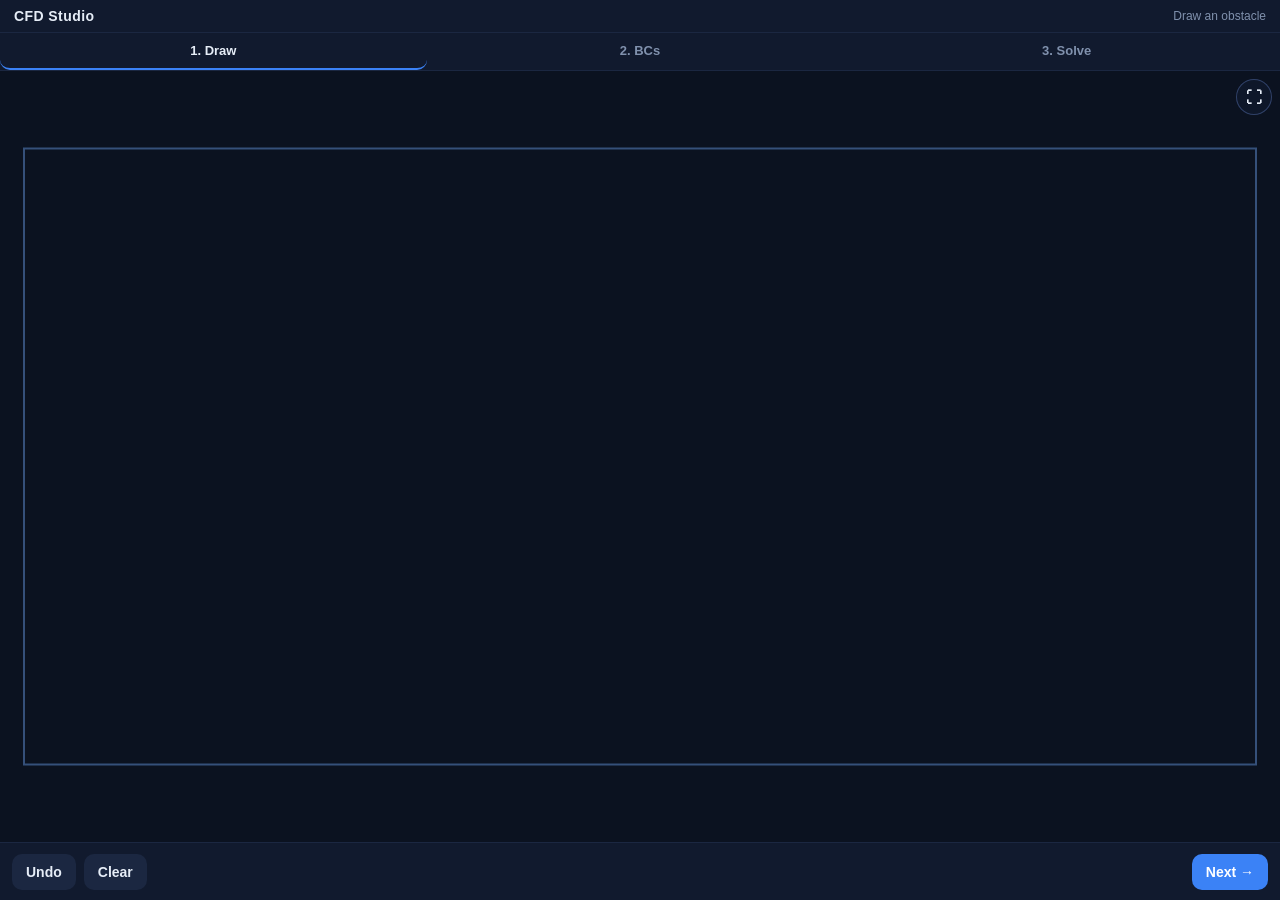
<file: app/static/index.html>
<!doctype html>
<html lang="en">
<head>
  <meta charset="utf-8">
  <meta name="viewport" content="width=device-width, initial-scale=1, viewport-fit=cover, maximum-scale=1">
  <meta name="theme-color" content="#0b1220">
  <meta name="apple-mobile-web-app-capable" content="yes">
  <meta name="apple-mobile-web-app-status-bar-style" content="black-translucent">
  <title>CFD Studio — Incompressible</title>
  <link rel="manifest" href="manifest.json">
  <link rel="stylesheet" href="css/style.css">
</head>
<body>
  <header class="topbar">
    <span class="brand">CFD Studio</span>
    <span id="status" class="status">Draw an obstacle</span>
  </header>

  <nav class="steps">
    <button class="step active" data-step="draw">1. Draw</button>
    <button class="step" data-step="bc">2. BCs</button>
    <button class="step" data-step="solve">3. Solve</button>
  </nav>

  <main class="stage">
    <canvas id="canvas"></canvas>
    <button id="btn-immersive" class="immersive-btn" aria-label="Toggle full screen">⛶</button>
  </main>

  <section id="toolbar-draw" class="toolbar">
    <button id="btn-undo" class="ghost">Undo</button>
    <button id="btn-clear" class="ghost">Clear</button>
    <span class="spacer"></span>
    <button id="btn-draw-next" class="primary">Next &rarr;</button>
  </section>

  <section id="toolbar-bc" class="toolbar hidden">
    <button id="btn-bc-back" class="ghost">&larr; Back</button>
    <button id="btn-bc-preset" class="ghost">Preset defaults</button>
    <span class="spacer"></span>
    <button id="btn-bc-next" class="primary">Next &rarr;</button>
  </section>

  <section id="toolbar-solve" class="toolbar hidden">
    <button id="btn-solve-back" class="ghost">&larr; Back</button>
    <label class="inline">
      Grid
      <select id="fidelity">
        <option value="coarse">Coarse (200&times;100)</option>
        <option value="medium" selected>Medium (320&times;160)</option>
        <option value="fine">Fine (480&times;240)</option>
      </select>
    </label>
    <label class="inline">
      Mode
      <select id="mode">
        <option value="steady" selected>Steady-state</option>
        <option value="transient">Time-evolving</option>
      </select>
    </label>
    <label class="inline">
      Re
      <input type="number" id="re-input" step="any" value="40" style="width:5.5em">
    </label>
    <span class="spacer"></span>
    <button id="btn-solve" class="primary">Solve</button>
  </section>

  <section id="toolbar-view" class="toolbar hidden">
    <button id="btn-view-back" class="ghost">&larr; Edit</button>
    <label class="inline">
      Field
      <select id="field-select">
        <option value="vel_mag" selected>|u|</option>
        <option value="u">u</option>
        <option value="v">v</option>
        <option value="p">Pressure</option>
        <option value="vorticity">Vorticity</option>
        <option value="res_mom">Momentum residual</option>
        <option value="res_div">Continuity residual</option>
      </select>
    </label>
    <label class="inline"><input type="checkbox" id="show-arrows"> Arrows</label>
    <label class="inline"><input type="checkbox" id="show-streams" checked> Streamlines</label>
  </section>

  <div id="bc-sheet" class="sheet hidden">
    <div class="sheet-head">
      <span id="bc-sheet-title">Boundary</span>
      <button id="bc-sheet-close" class="ghost">Close</button>
    </div>
    <div class="sheet-body">
      <label>Type
        <select id="bc-type"></select>
      </label>
      <div id="bc-params"></div>
      <button id="bc-apply" class="primary">Apply</button>
    </div>
  </div>

  <div id="progress" class="overlay hidden">
    <div class="card progress-card">
      <div class="progress-head">
        <div>
          <div id="progress-title" class="progress-title">Initializing&hellip;</div>
          <div id="progress-subtitle" class="progress-subtitle"></div>
        </div>
        <div id="progress-percent" class="progress-percent">0%</div>
      </div>
      <div class="progress-track"><div id="progress-bar"></div></div>
      <div class="progress-stats">
        <div class="stat">
          <div class="stat-label" id="stat-a-label">Residual</div>
          <div class="stat-value" id="stat-a-value">&mdash;</div>
        </div>
        <div class="stat">
          <div class="stat-label" id="stat-b-label">Iteration</div>
          <div class="stat-value" id="stat-b-value">&mdash;</div>
        </div>
        <div class="stat">
          <div class="stat-label">Elapsed</div>
          <div class="stat-value" id="stat-c-value">&mdash;</div>
        </div>
      </div>
      <button id="btn-stop-solve" class="ghost progress-stop">Stop</button>
    </div>
  </div>

  <script src="js/draw.js"></script>
  <script src="js/bc.js"></script>
  <script src="js/solve.js"></script>
  <script src="js/render.js"></script>
  <script src="js/app.js"></script>
</body>
</html>
</file>
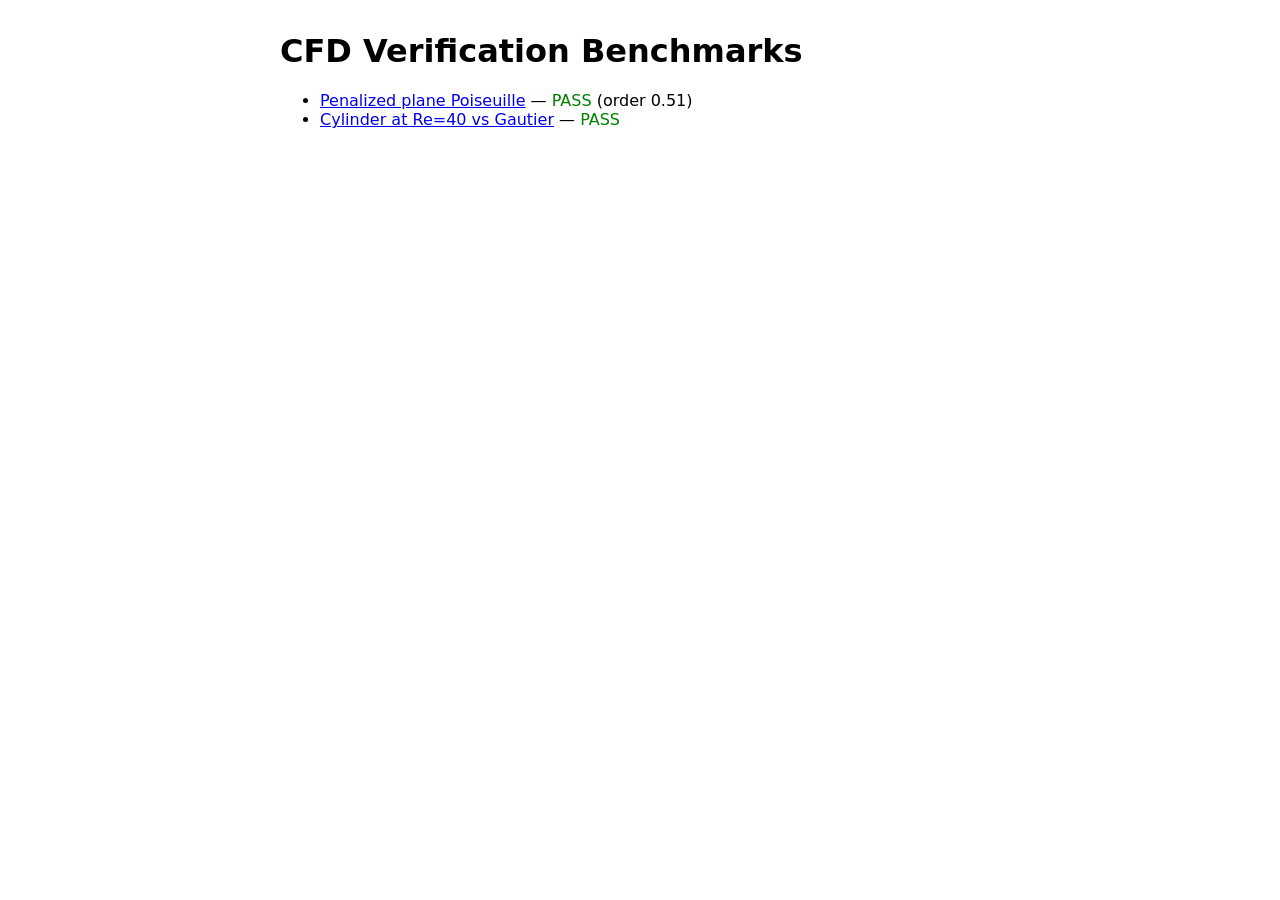
<file: benchmarks/reports/index.html>
<!doctype html><html><head><meta charset="utf-8">
<title>CFD Benchmarks</title>
<style>body { font-family: system-ui; max-width: 720px; margin: 2rem auto; }
.pass { color: green; } .fail { color: red; }</style>
</head><body>
<h1>CFD Verification Benchmarks</h1>
<ul>
  <li><a href="poiseuille.html">Penalized plane Poiseuille</a>
      — <span class="pass">PASS</span>
      (order 0.51)</li>
  <li><a href="cylinder_re40.html">Cylinder at Re=40 vs Gautier</a>
      — <span class="pass">PASS</span></li>
</ul>
</body></html>
</file>
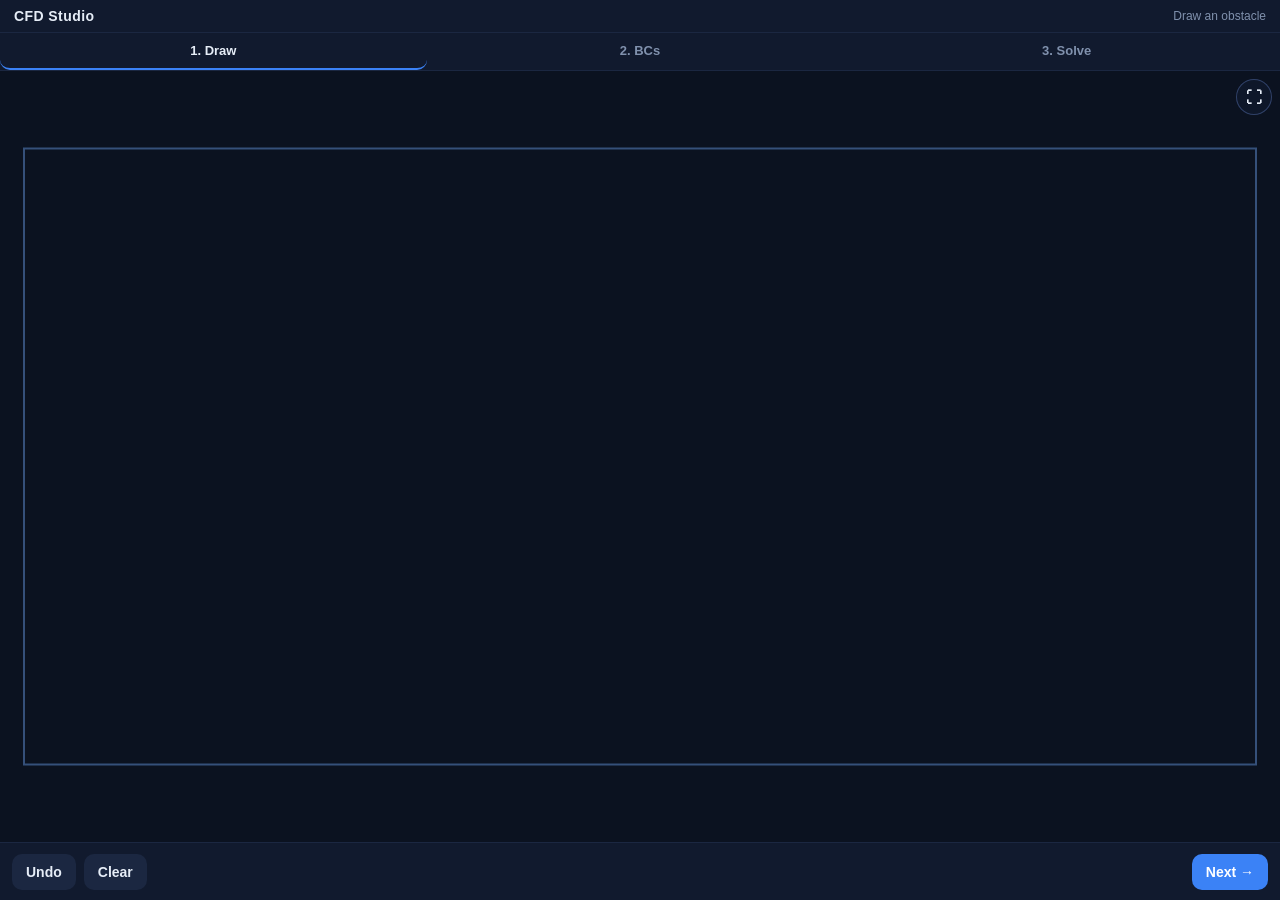
<file: code-for-inspiration/static/index.html>
<!doctype html>
<html lang="en">
<head>
  <meta charset="utf-8">
  <meta name="viewport" content="width=device-width, initial-scale=1, viewport-fit=cover, maximum-scale=1">
  <meta name="theme-color" content="#0b1220">
  <meta name="apple-mobile-web-app-capable" content="yes">
  <meta name="apple-mobile-web-app-status-bar-style" content="black-translucent">
  <title>CFD Studio</title>
  <link rel="manifest" href="manifest.json">
  <link rel="stylesheet" href="css/style.css">
</head>
<body>
  <header class="topbar">
    <span class="brand">CFD Studio</span>
    <span id="status" class="status">Draw an obstacle</span>
  </header>

  <nav class="steps">
    <button class="step active" data-step="draw">1. Draw</button>
    <button class="step" data-step="bc">2. BCs</button>
    <button class="step" data-step="solve">3. Solve</button>
  </nav>

  <main class="stage">
    <canvas id="canvas"></canvas>
    <button id="btn-immersive" class="immersive-btn" aria-label="Toggle full screen">⛶</button>
  </main>

  <!-- Bottom toolbar varies by step -->
  <section id="toolbar-draw" class="toolbar">
    <button id="btn-undo" class="ghost">Undo</button>
    <button id="btn-clear" class="ghost">Clear</button>
    <span class="spacer"></span>
    <button id="btn-draw-next" class="primary">Next &rarr;</button>
  </section>

  <section id="toolbar-bc" class="toolbar hidden">
    <button id="btn-bc-back" class="ghost">&larr; Back</button>
    <button id="btn-bc-preset" class="ghost">Preset: Subsonic</button>
    <span class="spacer"></span>
    <button id="btn-bc-next" class="primary">Next &rarr;</button>
  </section>

  <section id="toolbar-solve" class="toolbar hidden">
    <button id="btn-solve-back" class="ghost">&larr; Back</button>
    <label class="inline">
      Grid
      <select id="fidelity">
        <option value="coarse">Coarse (160&times;80)</option>
        <option value="medium" selected>Medium (240&times;120)</option>
        <option value="fine">Fine (360&times;180)</option>
      </select>
    </label>
    <label class="inline">
      Mode
      <select id="mode">
        <option value="steady" selected>Steady-state</option>
        <option value="transient">Time-evolving</option>
      </select>
    </label>
    <label class="inline">
      Scheme
      <select id="scheme">
        <option value="explicit" selected>Standard (RK3)</option>
        <option value="irs">Fast (residual smoothing)</option>
      </select>
    </label>
    <label class="inline">
      <input type="checkbox" id="viscous"> Viscous
    </label>
    <span class="spacer"></span>
    <button id="btn-solve" class="primary">Solve</button>
  </section>

  <section id="toolbar-view" class="toolbar hidden">
    <button id="btn-view-back" class="ghost">&larr; Edit</button>
    <label class="inline">
      Field
      <select id="field-select">
        <option value="mach" selected>Mach</option>
        <option value="p">Pressure</option>
        <option value="rho">Density</option>
        <option value="u">u</option>
        <option value="v">v</option>
        <option value="T">Temperature</option>
        <option value="res">Residual</option>
      </select>
    </label>
    <label class="inline"><input type="checkbox" id="show-arrows"> Arrows</label>
    <label class="inline"><input type="checkbox" id="show-streams" checked> Streamlines</label>
  </section>

  <!-- BC editor bottom sheet -->
  <div id="bc-sheet" class="sheet hidden">
    <div class="sheet-head">
      <span id="bc-sheet-title">Boundary</span>
      <button id="bc-sheet-close" class="ghost">Close</button>
    </div>
    <div class="sheet-body">
      <label>Type
        <select id="bc-type"></select>
      </label>
      <div id="bc-params"></div>
      <button id="bc-apply" class="primary">Apply</button>
    </div>
  </div>

  <!-- Solve progress overlay -->
  <div id="progress" class="overlay hidden">
    <div class="card">
      <div id="progress-msg">Solving&hellip;</div>
      <div class="bar"><div id="progress-bar"></div></div>
      <div id="progress-detail" class="muted"></div>
    </div>
  </div>

  <script src="js/draw.js"></script>
  <script src="js/bc.js"></script>
  <script src="js/solve.js"></script>
  <script src="js/render.js"></script>
  <script src="js/app.js"></script>
</body>
</html>
</file>
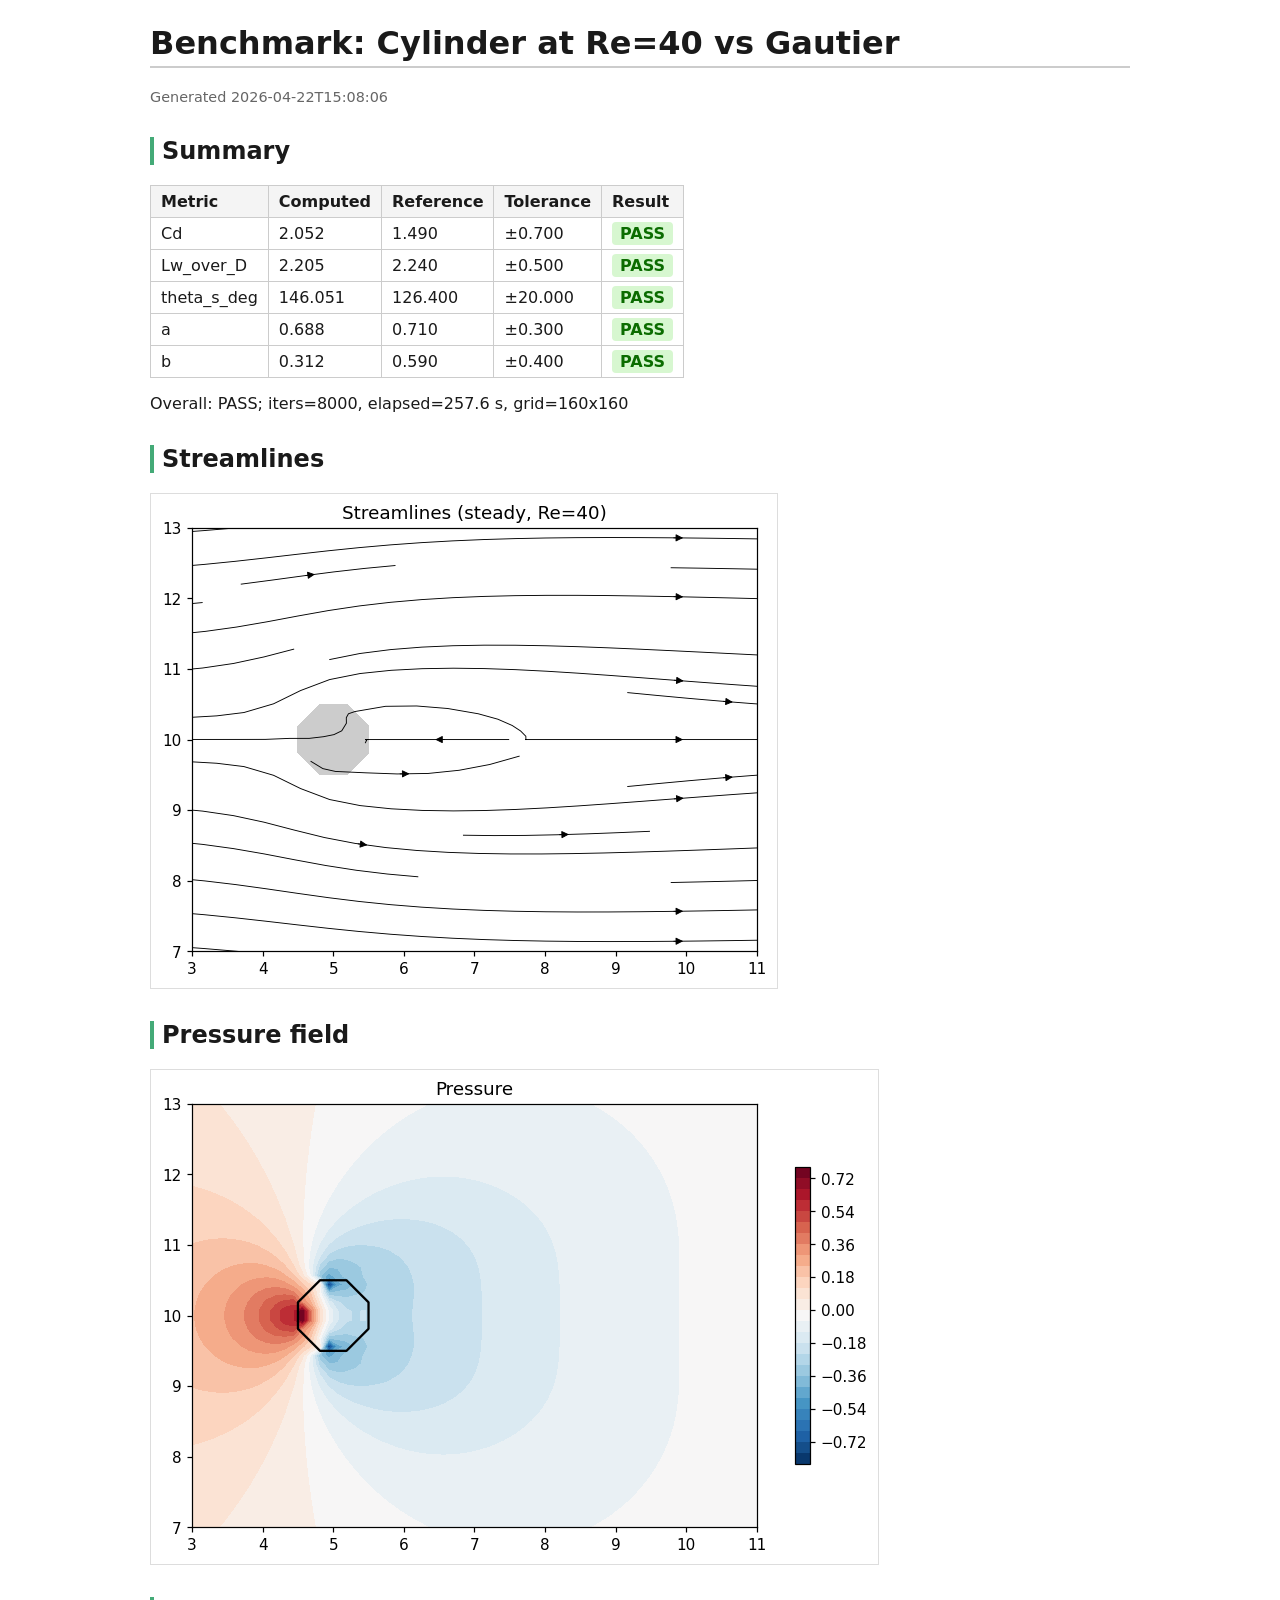
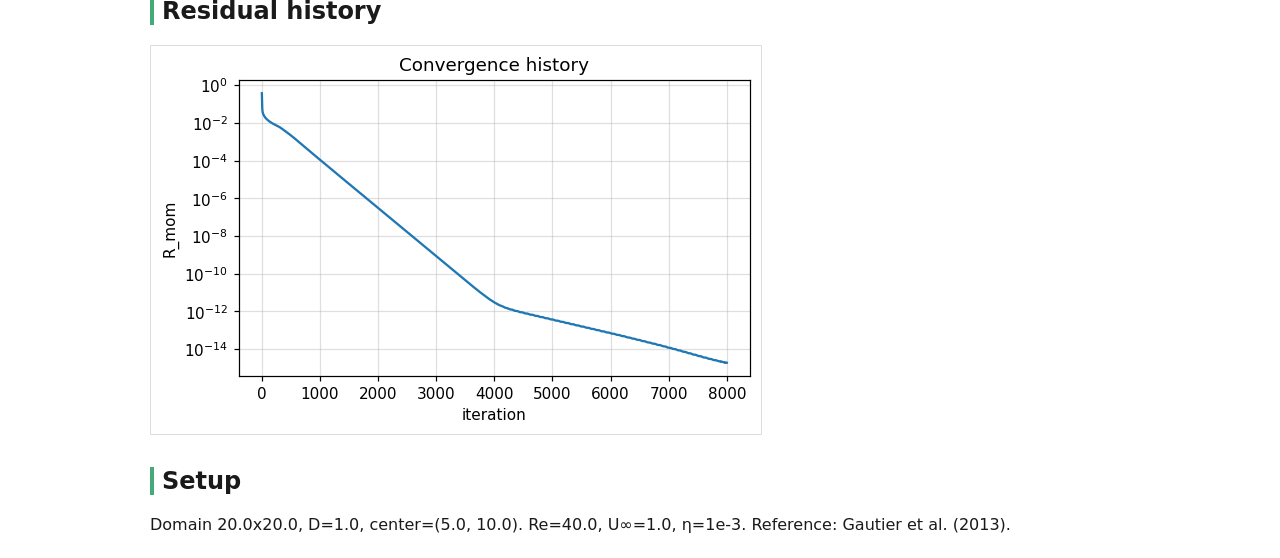
<file: benchmarks/reports/cylinder_re40.html>
<!doctype html>
<html><head><meta charset="utf-8">
<title>Benchmark: Cylinder at Re=40 vs Gautier</title>
<style>
body { font-family: system-ui, sans-serif; max-width: 980px; margin: 1.5rem auto; padding: 0 1rem; color: #1a1a1a; }
h1 { border-bottom: 2px solid #ccc; padding-bottom: 0.25rem; }
h2 { margin-top: 2rem; border-left: 4px solid #4a7; padding-left: 0.5rem; }
img { max-width: 100%; display: block; margin: 0.5rem 0; border: 1px solid #ddd; }
table { border-collapse: collapse; margin: 0.5rem 0; }
th, td { border: 1px solid #ccc; padding: 6px 10px; text-align: left; font-variant-numeric: tabular-nums; }
th { background: #f4f4f4; }
.pass { background: #d7f7d0; color: #0b6c00; font-weight: bold; padding: 2px 8px; border-radius: 4px; }
.fail { background: #ffd7d0; color: #8a0000; font-weight: bold; padding: 2px 8px; border-radius: 4px; }
.meta { color: #666; font-size: 0.9em; }
code, pre { background: #f6f6f6; padding: 1px 4px; border-radius: 3px; }
</style></head><body>
<h1>Benchmark: Cylinder at Re=40 vs Gautier</h1>
<p class="meta">Generated 2026-04-22T15:08:06</p>
<h2>Summary</h2>
<table><tr><th>Metric</th><th>Computed</th><th>Reference</th><th>Tolerance</th><th>Result</th></tr><tr><td>Cd</td><td>2.052</td><td>1.490</td><td>±0.700</td><td><span class="pass">PASS</span></td></tr><tr><td>Lw_over_D</td><td>2.205</td><td>2.240</td><td>±0.500</td><td><span class="pass">PASS</span></td></tr><tr><td>theta_s_deg</td><td>146.051</td><td>126.400</td><td>±20.000</td><td><span class="pass">PASS</span></td></tr><tr><td>a</td><td>0.688</td><td>0.710</td><td>±0.300</td><td><span class="pass">PASS</span></td></tr><tr><td>b</td><td>0.312</td><td>0.590</td><td>±0.400</td><td><span class="pass">PASS</span></td></tr></table>
<p>Overall: PASS; iters=8000, elapsed=257.6 s, grid=160x160</p>
<h2>Streamlines</h2>
<img src="[data-uri]" alt="">
<h2>Pressure field</h2>
<img src="[data-uri]" alt="">
<h2>Residual history</h2>
<img src="[data-uri]" alt="">
<h2>Setup</h2>
<p>Domain 20.0x20.0, D=1.0, center=(5.0, 10.0). Re=40.0, U∞=1.0, η=1e-3. Reference: Gautier et al. (2013).</p></body></html>
</file>
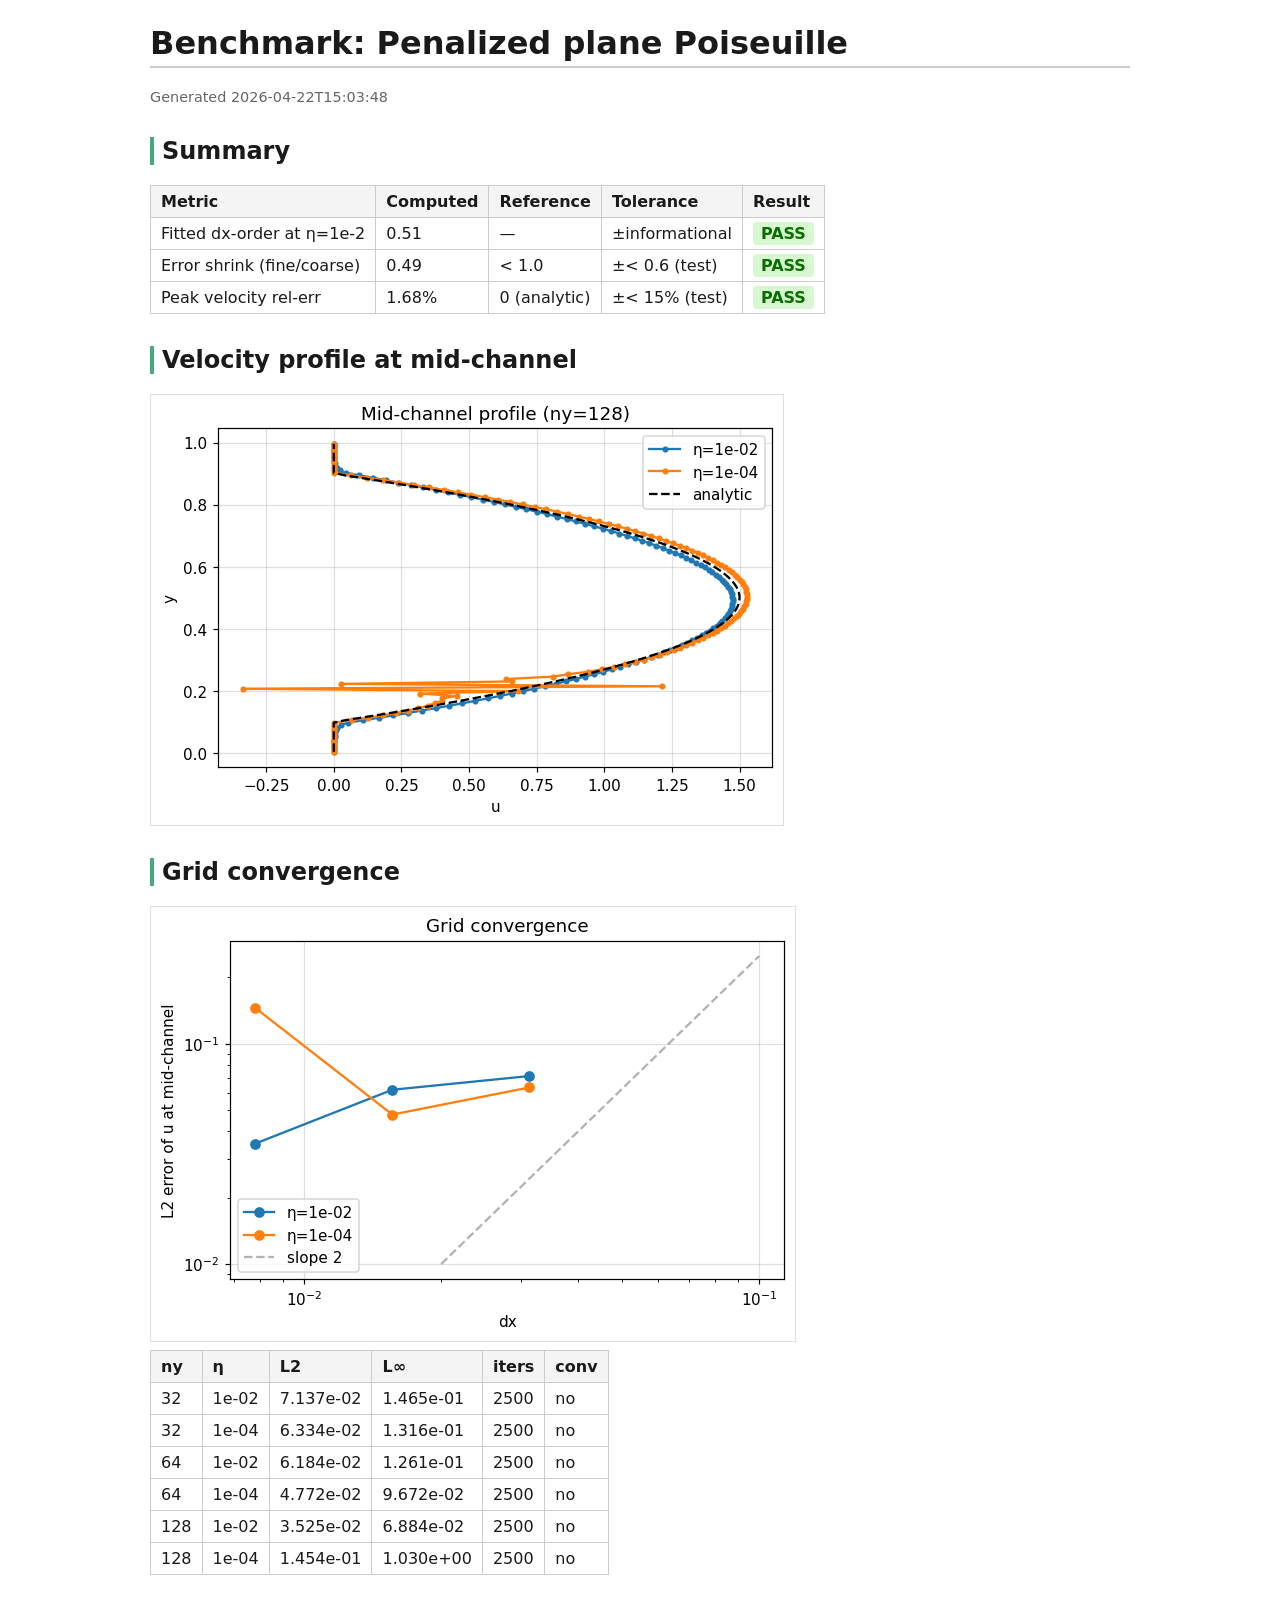
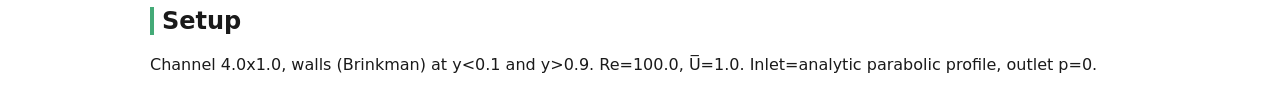
<file: benchmarks/reports/poiseuille.html>
<!doctype html>
<html><head><meta charset="utf-8">
<title>Benchmark: Penalized plane Poiseuille</title>
<style>
body { font-family: system-ui, sans-serif; max-width: 980px; margin: 1.5rem auto; padding: 0 1rem; color: #1a1a1a; }
h1 { border-bottom: 2px solid #ccc; padding-bottom: 0.25rem; }
h2 { margin-top: 2rem; border-left: 4px solid #4a7; padding-left: 0.5rem; }
img { max-width: 100%; display: block; margin: 0.5rem 0; border: 1px solid #ddd; }
table { border-collapse: collapse; margin: 0.5rem 0; }
th, td { border: 1px solid #ccc; padding: 6px 10px; text-align: left; font-variant-numeric: tabular-nums; }
th { background: #f4f4f4; }
.pass { background: #d7f7d0; color: #0b6c00; font-weight: bold; padding: 2px 8px; border-radius: 4px; }
.fail { background: #ffd7d0; color: #8a0000; font-weight: bold; padding: 2px 8px; border-radius: 4px; }
.meta { color: #666; font-size: 0.9em; }
code, pre { background: #f6f6f6; padding: 1px 4px; border-radius: 3px; }
</style></head><body>
<h1>Benchmark: Penalized plane Poiseuille</h1>
<p class="meta">Generated 2026-04-22T15:03:48</p>
<h2>Summary</h2>
<table><tr><th>Metric</th><th>Computed</th><th>Reference</th><th>Tolerance</th><th>Result</th></tr><tr><td>Fitted dx-order at η=1e-2</td><td>0.51</td><td>—</td><td>±informational</td><td><span class="pass">PASS</span></td></tr><tr><td>Error shrink (fine/coarse)</td><td>0.49</td><td>< 1.0</td><td>±< 0.6 (test)</td><td><span class="pass">PASS</span></td></tr><tr><td>Peak velocity rel-err</td><td>1.68%</td><td>0 (analytic)</td><td>±< 15% (test)</td><td><span class="pass">PASS</span></td></tr></table>
<h2>Velocity profile at mid-channel</h2>
<img src="[data-uri]" alt="">
<h2>Grid convergence</h2>
<img src="[data-uri]" alt="">
<table><tr><th>ny</th><th>η</th><th>L2</th><th>L∞</th><th>iters</th><th>conv</th></tr><tr><td>32</td><td>1e-02</td><td>7.137e-02</td><td>1.465e-01</td><td>2500</td><td>no</td></tr><tr><td>32</td><td>1e-04</td><td>6.334e-02</td><td>1.316e-01</td><td>2500</td><td>no</td></tr><tr><td>64</td><td>1e-02</td><td>6.184e-02</td><td>1.261e-01</td><td>2500</td><td>no</td></tr><tr><td>64</td><td>1e-04</td><td>4.772e-02</td><td>9.672e-02</td><td>2500</td><td>no</td></tr><tr><td>128</td><td>1e-02</td><td>3.525e-02</td><td>6.884e-02</td><td>2500</td><td>no</td></tr><tr><td>128</td><td>1e-04</td><td>1.454e-01</td><td>1.030e+00</td><td>2500</td><td>no</td></tr></table>
<h2>Setup</h2>
<p>Channel 4.0x1.0, walls (Brinkman) at y&lt;0.1 and y&gt;0.9. Re=100.0, U̅=1.0. Inlet=analytic parabolic profile, outlet p=0.</p></body></html>
</file>
<file: app/static/css/style.css>
:root {
  --bg: #0b1220;
  --panel: #111a2e;
  --panel-2: #1b2741;
  --text: #e6edf7;
  --muted: #8091ad;
  --accent: #3b82f6;
  --accent-2: #60a5fa;
  --danger: #ef4444;
  --ok: #10b981;
  --grid: #223050;
  --shape: #f59e0b;
  --shape-fill: rgba(245, 158, 11, 0.12);
  --safe-top: env(safe-area-inset-top, 0px);
  --safe-bot: env(safe-area-inset-bottom, 0px);
}

* { box-sizing: border-box; }
html, body {
  margin: 0; padding: 0; height: 100%;
  background: var(--bg); color: var(--text);
  font-family: -apple-system, BlinkMacSystemFont, "Segoe UI", sans-serif;
  font-size: 14px;
  overflow: hidden;
  -webkit-tap-highlight-color: transparent;
  -webkit-touch-callout: none;
  user-select: none;
}

body {
  display: grid;
  grid-template-rows: auto auto 1fr auto;
  height: 100vh; height: 100dvh;
  padding-top: var(--safe-top);
  padding-bottom: var(--safe-bot);
}

.topbar {
  display: flex; align-items: center; justify-content: space-between;
  padding: 8px 14px;
  background: var(--panel);
  border-bottom: 1px solid var(--panel-2);
}
.brand { font-weight: 700; letter-spacing: 0.03em; }
.status { color: var(--muted); font-size: 12px; }

.steps {
  display: flex; background: var(--panel);
  border-bottom: 1px solid var(--panel-2);
}
.steps .step {
  flex: 1; padding: 10px 6px; text-align: center;
  background: transparent; color: var(--muted);
  border: none; border-bottom: 2px solid transparent;
  font-size: 13px; font-weight: 600;
}
.steps .step.active { color: var(--text); border-bottom-color: var(--accent); }

.stage {
  position: relative;
  background: var(--bg);
  overflow: hidden;
  touch-action: none;
}
#canvas {
  display: block;
  width: 100%; height: 100%;
  touch-action: none;
  background: var(--bg);
}

.toolbar {
  display: flex; align-items: center; gap: 8px;
  padding: 10px 12px;
  background: var(--panel);
  border-top: 1px solid var(--panel-2);
  min-height: 58px;
}
.toolbar.hidden { display: none; }

/* Immersive mode: hide chrome so the domain spans the screen. */
body.immersive {
  padding-top: 0; padding-bottom: 0;
  grid-template-rows: 1fr;
}
body.immersive .topbar,
body.immersive .steps,
body.immersive .toolbar { display: none; }

.immersive-btn {
  position: absolute; top: 8px; right: 8px;
  width: 36px; height: 36px; padding: 0;
  border-radius: 18px;
  background: rgba(17, 26, 46, 0.75);
  color: var(--text); font-size: 16px; line-height: 36px; text-align: center;
  border: 1px solid rgba(100, 130, 200, 0.4);
  z-index: 5;
  backdrop-filter: blur(4px);
}
.immersive-btn:active { transform: scale(0.94); }
.spacer { flex: 1; }

button {
  font-family: inherit; font-size: 14px; font-weight: 600;
  border-radius: 10px; padding: 10px 14px; border: none;
  color: var(--text); background: var(--panel-2);
  touch-action: manipulation;
}
button.primary { background: var(--accent); color: white; }
button.primary:disabled { opacity: 0.5; }
button.ghost { background: var(--panel-2); color: var(--text); }
button:active { transform: scale(0.97); }

label.inline {
  display: inline-flex; align-items: center; gap: 6px;
  font-size: 12px; color: var(--muted);
}
select, input[type="number"] {
  background: var(--panel-2); color: var(--text);
  border: 1px solid var(--panel-2);
  border-radius: 8px; padding: 6px 8px;
  font-size: 13px;
}
input[type="checkbox"] { accent-color: var(--accent); }

.sheet {
  position: fixed; left: 0; right: 0; bottom: 0;
  background: var(--panel); border-top: 1px solid var(--panel-2);
  border-radius: 16px 16px 0 0;
  padding: 12px 16px calc(16px + var(--safe-bot));
  z-index: 20; transform: translateY(0); transition: transform 0.2s;
}
.sheet.hidden { transform: translateY(120%); }
.sheet-head { display: flex; justify-content: space-between; align-items: center; }
#bc-sheet-title { font-weight: 700; }
.sheet-body { display: flex; flex-direction: column; gap: 10px; margin-top: 10px; }
.sheet-body label { display: flex; flex-direction: column; gap: 4px; color: var(--muted); }
.sheet-body input, .sheet-body select { font-size: 15px; }

.overlay {
  position: fixed; inset: 0; background: rgba(0,0,0,0.55);
  display: flex; align-items: center; justify-content: center;
  z-index: 30;
}
.overlay.hidden { display: none; }
.overlay .card {
  background: var(--panel); padding: 18px 22px; border-radius: 14px;
  min-width: 260px; max-width: 86vw;
  box-shadow: 0 10px 40px rgba(0,0,0,0.4);
}
.muted { color: var(--muted); font-size: 12px; }

.progress-card {
  min-width: 340px; max-width: 92vw; width: 380px;
  padding: 20px 22px 16px;
  border: 1px solid rgba(100, 130, 200, 0.18);
}
.progress-head {
  display: flex; align-items: flex-start; justify-content: space-between;
  gap: 12px; margin-bottom: 12px;
}
.progress-title {
  font-size: 15px; font-weight: 700; letter-spacing: 0.01em;
}
.progress-subtitle {
  margin-top: 2px;
  color: var(--muted); font-size: 12px;
}
.progress-percent {
  font-variant-numeric: tabular-nums;
  font-weight: 700; font-size: 20px; color: var(--accent-2);
  line-height: 1;
}
.progress-track {
  height: 8px; background: var(--panel-2); border-radius: 999px;
  overflow: hidden; position: relative;
  box-shadow: inset 0 0 0 1px rgba(255,255,255,0.02);
}
#progress-bar {
  height: 100%; width: 0;
  background: linear-gradient(90deg, var(--accent), var(--accent-2));
  border-radius: 999px;
  transition: width 0.25s ease;
  position: relative;
  overflow: hidden;
}
#progress-bar::after {
  content: "";
  position: absolute; inset: 0;
  background: linear-gradient(90deg,
    rgba(255,255,255,0) 0%,
    rgba(255,255,255,0.22) 50%,
    rgba(255,255,255,0) 100%);
  transform: translateX(-100%);
  animation: progress-shimmer 1.6s linear infinite;
}
@keyframes progress-shimmer {
  0%   { transform: translateX(-100%); }
  100% { transform: translateX(100%); }
}
.progress-card.is-done #progress-bar::after { animation: none; opacity: 0; }

.progress-stats {
  display: grid; grid-template-columns: repeat(3, 1fr);
  gap: 8px;
  margin-top: 14px;
}
.progress-stats .stat {
  background: var(--panel-2);
  border-radius: 8px;
  padding: 8px 10px;
  min-width: 0;
}
.stat-label {
  color: var(--muted); font-size: 11px;
  text-transform: uppercase; letter-spacing: 0.06em;
}
.stat-value {
  margin-top: 2px;
  font-variant-numeric: tabular-nums;
  font-size: 14px; font-weight: 600;
  white-space: nowrap; overflow: hidden; text-overflow: ellipsis;
}
.progress-stop { margin-top: 14px; width: 100%; }
</file>
<file: code-for-inspiration/static/css/style.css>
:root {
  --bg: #0b1220;
  --panel: #111a2e;
  --panel-2: #1b2741;
  --text: #e6edf7;
  --muted: #8091ad;
  --accent: #3b82f6;
  --accent-2: #60a5fa;
  --danger: #ef4444;
  --ok: #10b981;
  --grid: #223050;
  --shape: #f59e0b;
  --shape-fill: rgba(245, 158, 11, 0.12);
  --safe-top: env(safe-area-inset-top, 0px);
  --safe-bot: env(safe-area-inset-bottom, 0px);
}

* { box-sizing: border-box; }
html, body {
  margin: 0; padding: 0; height: 100%;
  background: var(--bg); color: var(--text);
  font-family: -apple-system, BlinkMacSystemFont, "Segoe UI", sans-serif;
  font-size: 14px;
  overflow: hidden;
  -webkit-tap-highlight-color: transparent;
  -webkit-touch-callout: none;
  user-select: none;
}

body {
  display: grid;
  grid-template-rows: auto auto 1fr auto;
  height: 100vh; height: 100dvh;
  padding-top: var(--safe-top);
  padding-bottom: var(--safe-bot);
}

.topbar {
  display: flex; align-items: center; justify-content: space-between;
  padding: 8px 14px;
  background: var(--panel);
  border-bottom: 1px solid var(--panel-2);
}
.brand { font-weight: 700; letter-spacing: 0.03em; }
.status { color: var(--muted); font-size: 12px; }

.steps {
  display: flex; background: var(--panel);
  border-bottom: 1px solid var(--panel-2);
}
.steps .step {
  flex: 1; padding: 10px 6px; text-align: center;
  background: transparent; color: var(--muted);
  border: none; border-bottom: 2px solid transparent;
  font-size: 13px; font-weight: 600;
}
.steps .step.active { color: var(--text); border-bottom-color: var(--accent); }

.stage {
  position: relative;
  background: var(--bg);
  overflow: hidden;
  touch-action: none;
}
#canvas {
  display: block;
  width: 100%; height: 100%;
  touch-action: none;
  background: var(--bg);
}

.toolbar {
  display: flex; align-items: center; gap: 8px;
  padding: 10px 12px;
  background: var(--panel);
  border-top: 1px solid var(--panel-2);
  min-height: 58px;
}
.toolbar.hidden { display: none; }

/* Immersive mode: hide chrome so the domain spans the screen. */
body.immersive {
  padding-top: 0; padding-bottom: 0;
  grid-template-rows: 1fr;
}
body.immersive .topbar,
body.immersive .steps,
body.immersive .toolbar { display: none; }

.immersive-btn {
  position: absolute; top: 8px; right: 8px;
  width: 36px; height: 36px; padding: 0;
  border-radius: 18px;
  background: rgba(17, 26, 46, 0.75);
  color: var(--text); font-size: 16px; line-height: 36px; text-align: center;
  border: 1px solid rgba(100, 130, 200, 0.4);
  z-index: 5;
  backdrop-filter: blur(4px);
}
.immersive-btn:active { transform: scale(0.94); }
.spacer { flex: 1; }

button {
  font-family: inherit; font-size: 14px; font-weight: 600;
  border-radius: 10px; padding: 10px 14px; border: none;
  color: var(--text); background: var(--panel-2);
  touch-action: manipulation;
}
button.primary { background: var(--accent); color: white; }
button.primary:disabled { opacity: 0.5; }
button.ghost { background: var(--panel-2); color: var(--text); }
button:active { transform: scale(0.97); }

label.inline {
  display: inline-flex; align-items: center; gap: 6px;
  font-size: 12px; color: var(--muted);
}
select, input[type="number"] {
  background: var(--panel-2); color: var(--text);
  border: 1px solid var(--panel-2);
  border-radius: 8px; padding: 6px 8px;
  font-size: 13px;
}
input[type="checkbox"] { accent-color: var(--accent); }

.sheet {
  position: fixed; left: 0; right: 0; bottom: 0;
  background: var(--panel); border-top: 1px solid var(--panel-2);
  border-radius: 16px 16px 0 0;
  padding: 12px 16px calc(16px + var(--safe-bot));
  z-index: 20; transform: translateY(0); transition: transform 0.2s;
}
.sheet.hidden { transform: translateY(120%); }
.sheet-head { display: flex; justify-content: space-between; align-items: center; }
#bc-sheet-title { font-weight: 700; }
.sheet-body { display: flex; flex-direction: column; gap: 10px; margin-top: 10px; }
.sheet-body label { display: flex; flex-direction: column; gap: 4px; color: var(--muted); }
.sheet-body input, .sheet-body select { font-size: 15px; }

.overlay {
  position: fixed; inset: 0; background: rgba(0,0,0,0.55);
  display: flex; align-items: center; justify-content: center;
  z-index: 30;
}
.overlay.hidden { display: none; }
.overlay .card {
  background: var(--panel); padding: 18px 22px; border-radius: 14px;
  min-width: 260px; max-width: 86vw;
  box-shadow: 0 10px 40px rgba(0,0,0,0.4);
}
.overlay .bar {
  height: 6px; background: var(--panel-2); border-radius: 3px;
  margin: 10px 0; overflow: hidden;
}
.overlay #progress-bar { height: 100%; width: 0; background: var(--accent); transition: width 0.15s; }
.muted { color: var(--muted); font-size: 12px; }
</file>
